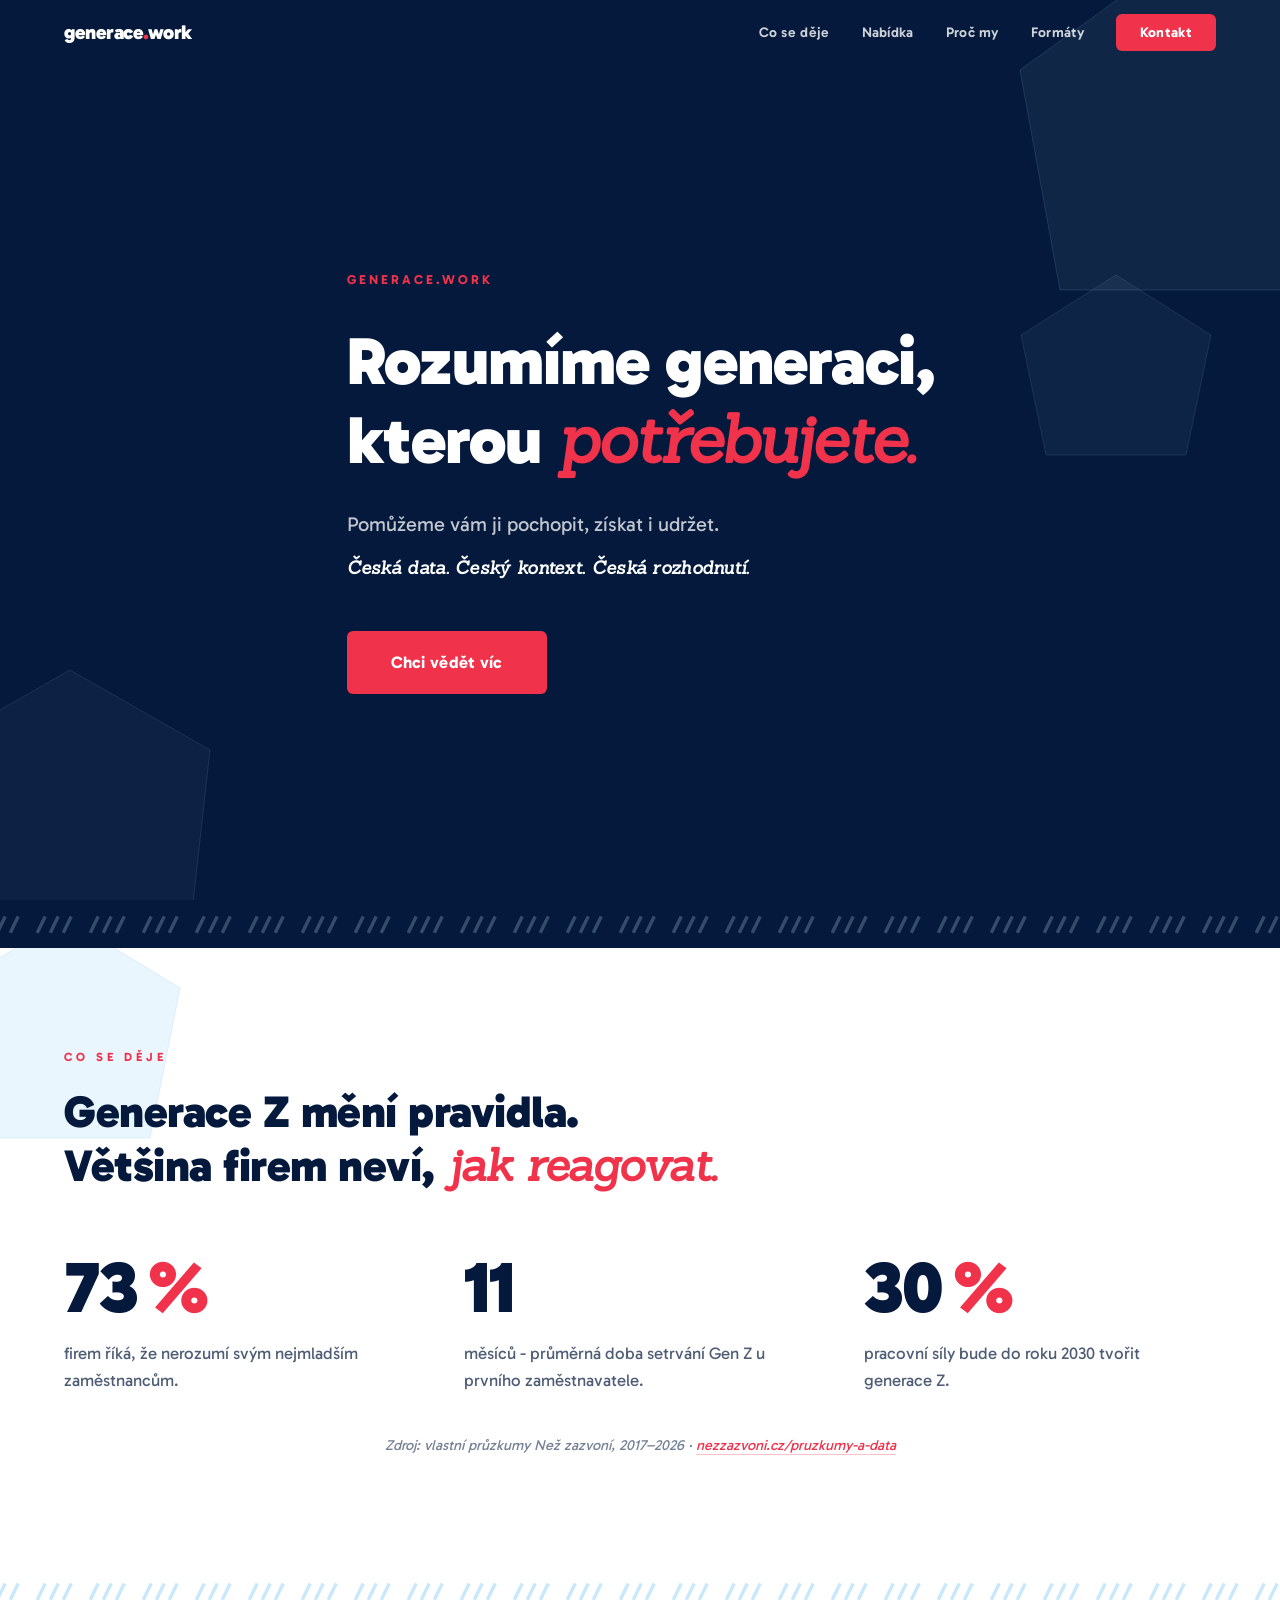
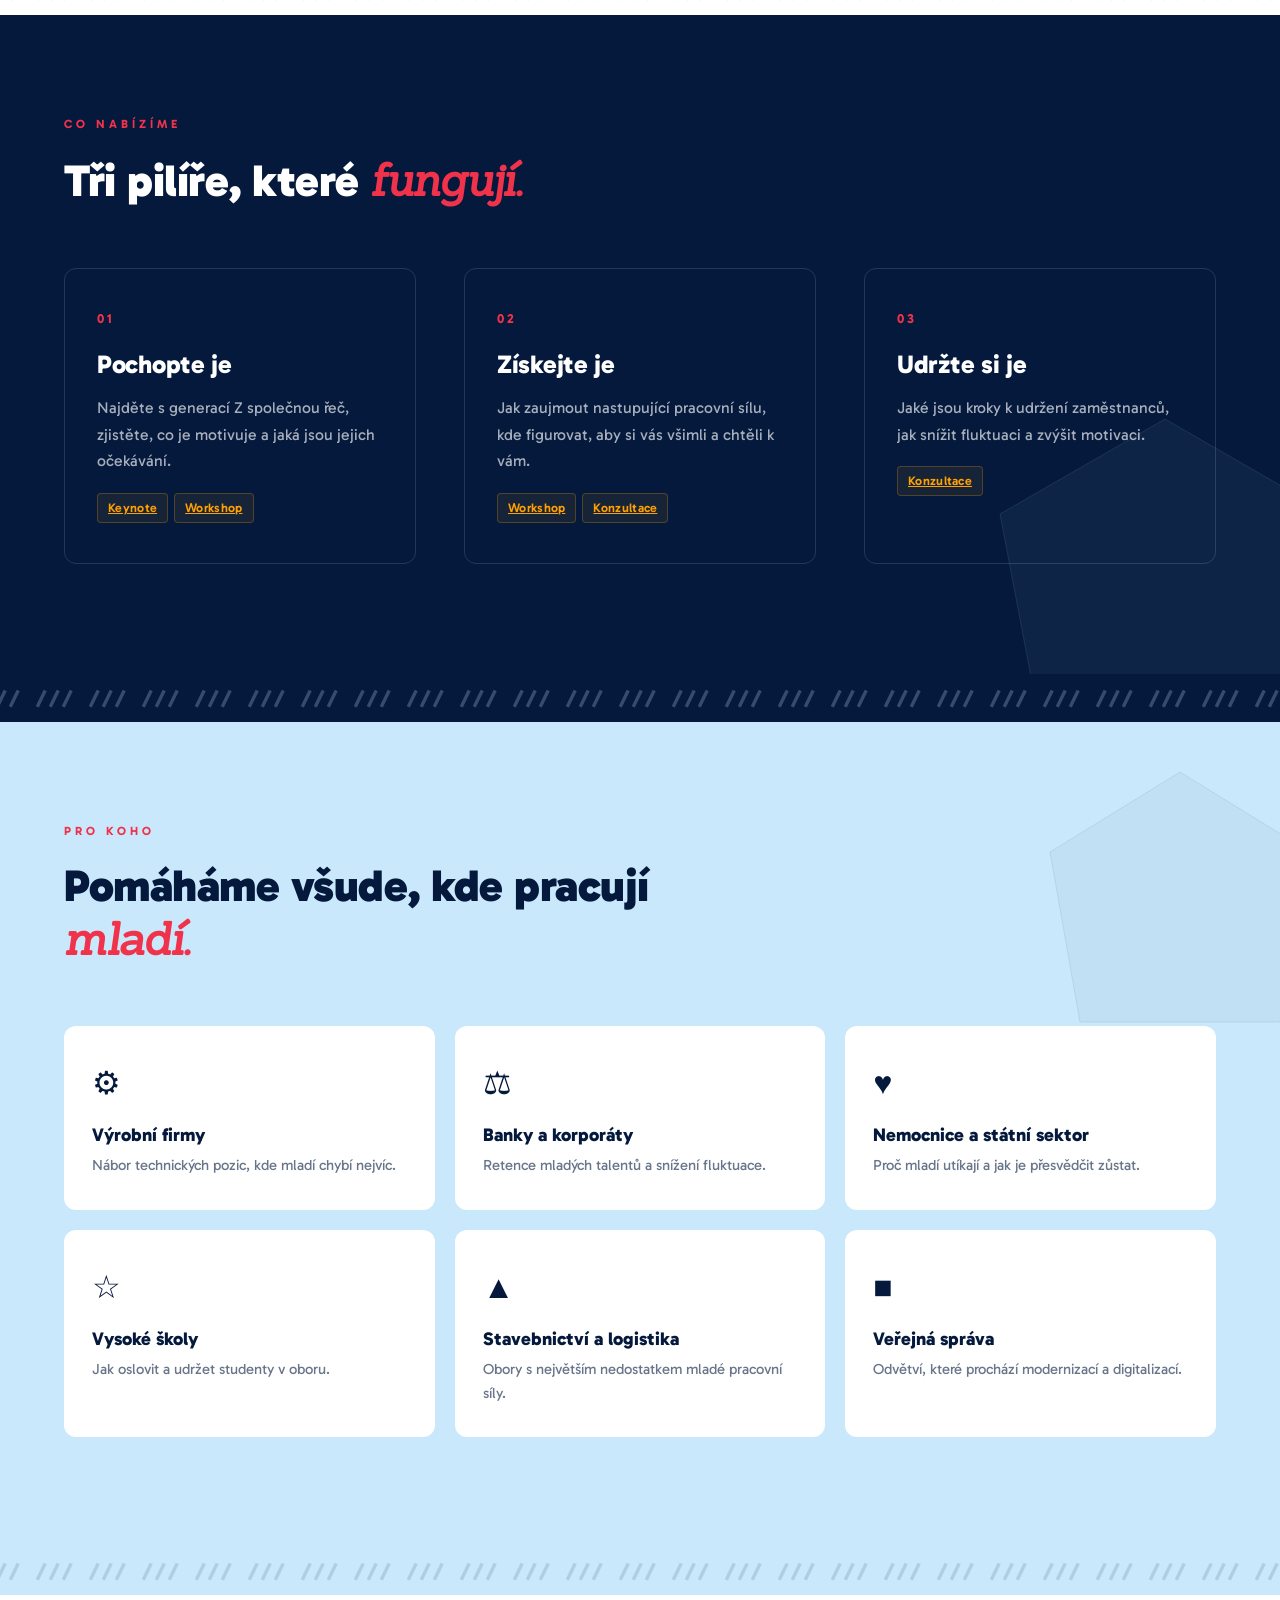
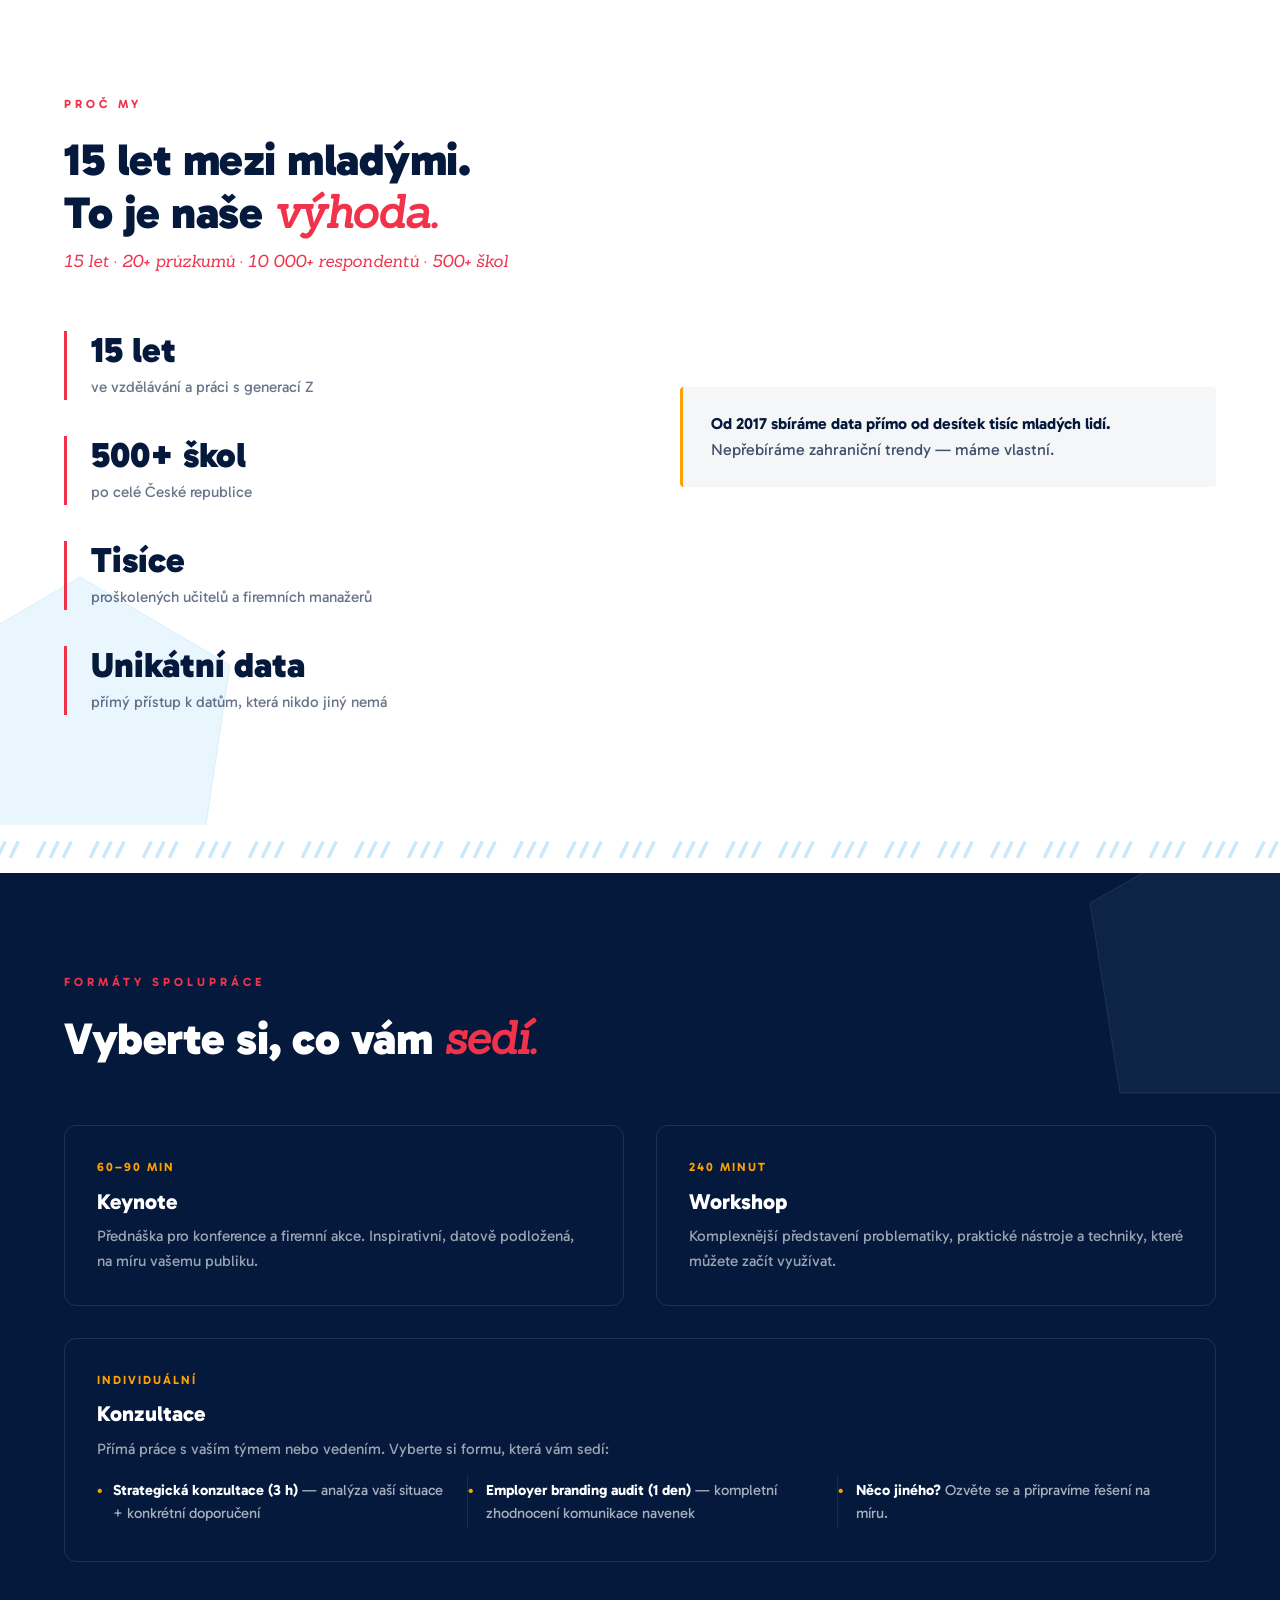
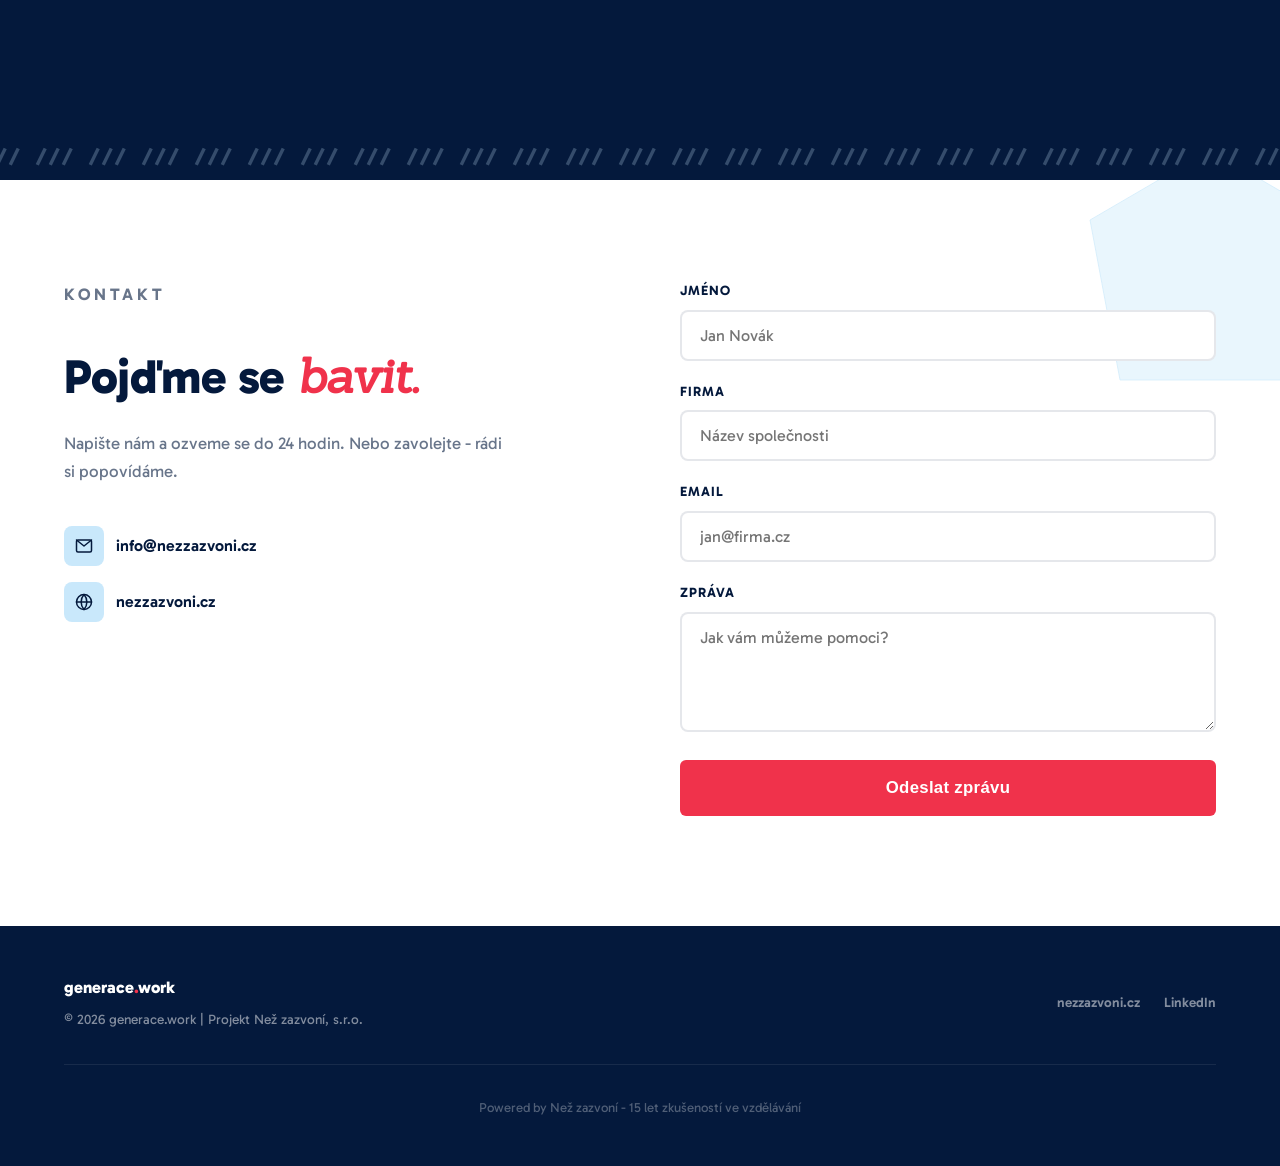
<file: archive-pre-rework-2026-04-27/index-singlefile.html>
<!DOCTYPE html>
<html lang="cs">
<head>
  <meta charset="UTF-8">
  <meta name="viewport" content="width=device-width, initial-scale=1.0">
  <title>generace.work - Rozumíme generaci, kterou potřebujete</title>
  <meta name="description" content="Pomáháme firmám najít, udržet a vést mladé zaměstnance. 15 let dat. Tisíce proškolených lidí. Nejlepší Gen Z data v Česku.">
  <link rel="preconnect" href="https://fonts.googleapis.com">
  <link rel="preconnect" href="https://fonts.gstatic.com" crossorigin>
  <link href="https://fonts.googleapis.com/css2?family=Gabarito:wght@400;500;600;700;800;900&family=Sanchez:ital@0;1&display=swap" rel="stylesheet">
  <style>
    /* ===== RESET & BASE ===== */
    *, *::before, *::after { margin: 0; padding: 0; box-sizing: border-box; }

    :root {
      --navy: #04193c;
      --red: #f0324b;
      --light-blue: #c9e8fb;
      --orange: #ffa000;
      --white: #ffffff;
      --black: #000000;
      --poly-blue: rgba(201, 232, 251, 0.4);
      --poly-stroke: rgba(201, 232, 251, 0.6);
    }

    html {
      scroll-behavior: smooth;
      font-size: 16px;
    }

    body {
      font-family: 'Gabarito', sans-serif;
      color: var(--navy);
      background: var(--white);
      line-height: 1.6;
      overflow-x: hidden;
      -webkit-font-smoothing: antialiased;
    }

    /* ===== TYPOGRAPHY ===== */
    h1, h2, h3, h4 {
      font-family: 'Gabarito', sans-serif;
      line-height: 1.15;
      font-weight: 800;
    }

    .accent {
      font-family: 'Sanchez', serif;
      font-style: italic;
      color: var(--red);
    }

    /* ===== LAYOUT ===== */
    .container {
      max-width: 1200px;
      margin: 0 auto;
      padding: 0 24px;
    }

    section {
      position: relative;
    }

    /* ===== FADE-IN ANIMATION ===== */
    /* JS adds .js-ready to html - without JS, everything is visible */
    .js-ready .fade-in {
      opacity: 0;
      transform: translateY(32px);
      transition: opacity 0.7s ease-out, transform 0.7s ease-out;
    }

    .js-ready .fade-in.visible {
      opacity: 1;
      transform: translateY(0);
    }

    /* Stagger children */
    .js-ready .fade-in-children > * {
      opacity: 0;
      transform: translateY(24px);
      transition: opacity 0.6s ease-out, transform 0.6s ease-out;
    }

    .js-ready .fade-in-children.visible > *:nth-child(1) { transition-delay: 0s; }
    .js-ready .fade-in-children.visible > *:nth-child(2) { transition-delay: 0.12s; }
    .js-ready .fade-in-children.visible > *:nth-child(3) { transition-delay: 0.24s; }
    .js-ready .fade-in-children.visible > *:nth-child(4) { transition-delay: 0.36s; }
    .js-ready .fade-in-children.visible > *:nth-child(5) { transition-delay: 0.48s; }

    .js-ready .fade-in-children.visible > * {
      opacity: 1;
      transform: translateY(0);
    }

    /* ===== POLYGON DECORATIONS ===== */
    .polygon {
      position: absolute;
      pointer-events: none;
      z-index: 0;
    }

    .polygon svg {
      width: 100%;
      height: 100%;
    }

    /* ===== SECTION DIVIDER - /// strip ===== */
    .divider {
      display: flex;
      align-items: center;
      justify-content: center;
      padding: 0;
      overflow: hidden;
      height: 48px;
      user-select: none;
      background: var(--white);
    }

    .divider-inner {
      font-family: 'Gabarito', sans-serif;
      font-weight: 900;
      font-size: 20px;
      letter-spacing: 6px;
      color: var(--light-blue);
      white-space: nowrap;
      line-height: 48px;
    }

    .divider--dark {
      background: var(--navy);
    }

    .divider--dark .divider-inner {
      color: rgba(201, 232, 251, 0.25);
    }

    .divider--light-blue {
      background: var(--light-blue);
    }

    .divider--light-blue .divider-inner {
      color: rgba(4, 25, 60, 0.12);
    }

    /* ===== NAV ===== */
    .nav {
      position: fixed;
      top: 0;
      left: 0;
      right: 0;
      z-index: 1000;
      padding: 16px 0;
      transition: background 0.3s, box-shadow 0.3s, padding 0.3s;
    }

    .nav.scrolled {
      background: rgba(4, 25, 60, 0.97);
      box-shadow: 0 2px 24px rgba(0,0,0,0.15);
      padding: 10px 0;
      backdrop-filter: blur(8px);
    }

    .nav .container {
      display: flex;
      align-items: center;
      justify-content: space-between;
    }

    .nav-logo {
      font-family: 'Gabarito', sans-serif;
      font-weight: 900;
      font-size: 20px;
      color: var(--white);
      text-decoration: none;
      letter-spacing: -0.5px;
    }

    .nav-logo span {
      color: var(--red);
    }

    .nav-links {
      display: none;
      list-style: none;
      gap: 32px;
      align-items: center;
    }

    .nav-links a {
      color: rgba(255,255,255,0.8);
      text-decoration: none;
      font-size: 14px;
      font-weight: 600;
      letter-spacing: 0.3px;
      transition: color 0.2s;
    }

    .nav-links a:hover {
      color: var(--white);
    }

    .nav-cta {
      background: var(--red);
      color: var(--white) !important;
      padding: 10px 24px;
      border-radius: 6px;
      font-weight: 700 !important;
      transition: background 0.2s, transform 0.2s !important;
    }

    .nav-cta:hover {
      background: var(--orange) !important;
      transform: translateY(-1px);
    }

    @media (min-width: 768px) {
      .nav-links {
        display: flex;
      }
    }

    /* ===== HERO ===== */
    #hero {
      background: var(--navy);
      color: var(--white);
      padding: 160px 0 100px;
      min-height: 100vh;
      display: flex;
      align-items: center;
      position: relative;
      overflow: hidden;
    }

    #hero .polygon-hero-1 {
      top: -80px;
      right: -120px;
      width: 400px;
      height: 400px;
    }

    #hero .polygon-hero-2 {
      bottom: -60px;
      left: -80px;
      width: 300px;
      height: 300px;
    }

    #hero .polygon-hero-3 {
      top: 30%;
      right: 5%;
      width: 200px;
      height: 200px;
    }

    .hero-content {
      position: relative;
      z-index: 1;
      max-width: 800px;
    }

    .hero-tag {
      display: inline-block;
      font-size: 13px;
      font-weight: 700;
      letter-spacing: 3px;
      text-transform: uppercase;
      color: var(--red);
      margin-bottom: 32px;
    }

    .hero-content h1 {
      font-size: clamp(2.4rem, 6vw, 4.2rem);
      font-weight: 900;
      margin-bottom: 28px;
      letter-spacing: -1px;
    }

    .hero-content p {
      font-size: clamp(1.05rem, 2vw, 1.25rem);
      line-height: 1.7;
      color: rgba(255,255,255,0.75);
      max-width: 620px;
      margin-bottom: 12px;
    }

    .hero-tagline {
      font-family: 'Sanchez', serif;
      font-style: italic;
      font-size: clamp(0.95rem, 1.6vw, 1.1rem) !important;
      color: var(--light-blue) !important;
      margin-bottom: 48px !important;
      letter-spacing: 0.3px;
    }
    .hero-tagline strong {
      color: var(--white);
      font-weight: 700;
    }

    .btn-primary {
      display: inline-block;
      background: var(--red);
      color: var(--white);
      padding: 18px 44px;
      border-radius: 6px;
      text-decoration: none;
      font-weight: 700;
      font-size: 1.05rem;
      letter-spacing: 0.3px;
      transition: background 0.25s, transform 0.25s, box-shadow 0.25s;
      border: none;
      cursor: pointer;
    }

    .btn-primary:hover {
      background: var(--orange);
      transform: translateY(-2px);
      box-shadow: 0 8px 32px rgba(240, 50, 75, 0.3);
    }

    /* ===== PROBLEM / STATS ===== */
    #problem {
      background: var(--white);
      padding: 100px 0 110px;
      position: relative;
      overflow: hidden;
    }

    #problem .polygon-stats {
      top: -40px;
      left: -60px;
      width: 250px;
      height: 250px;
      z-index: 0;
    }

    #problem .container {
      position: relative;
      z-index: 1;
    }

    .section-label {
      font-size: 12px;
      font-weight: 700;
      letter-spacing: 4px;
      text-transform: uppercase;
      color: var(--red);
      margin-bottom: 20px;
    }

    .section-heading {
      font-size: clamp(1.8rem, 4vw, 2.8rem);
      font-weight: 900;
      margin-bottom: 60px;
      max-width: 700px;
      letter-spacing: -0.5px;
    }
    .section-heading--no-margin {
      margin-bottom: 8px;
    }

    .stats-grid {
      display: grid;
      grid-template-columns: 1fr;
      gap: 48px;
    }

    @media (min-width: 768px) {
      .stats-grid {
        grid-template-columns: repeat(3, 1fr);
        gap: 48px;
      }
    }

    .stat-card {
      position: relative;
    }

    .stat-number {
      font-size: clamp(3rem, 7vw, 4.5rem);
      font-weight: 900;
      color: var(--navy);
      line-height: 1;
      margin-bottom: 16px;
      letter-spacing: -2px;
    }

    .stat-number span {
      color: var(--red);
    }

    .stat-text {
      font-size: 1.05rem;
      color: rgba(4, 25, 60, 0.7);
      line-height: 1.6;
      max-width: 320px;
    }

    .stats-source {
      margin-top: 40px;
      font-size: 0.9rem;
      color: rgba(4, 25, 60, 0.55);
      text-align: center;
      font-style: italic;
    }
    .stats-source a {
      color: var(--red);
      text-decoration: none;
      border-bottom: 1px solid rgba(240, 50, 75, 0.3);
      transition: border-color 0.2s;
    }
    .stats-source a:hover {
      border-bottom-color: var(--red);
    }

    /* ===== THREE PILLARS ===== */
    #pillars {
      background: var(--navy);
      color: var(--white);
      padding: 100px 0 110px;
      position: relative;
      overflow: hidden;
    }

    #pillars .polygon-pillars {
      bottom: -80px;
      right: -60px;
      width: 350px;
      height: 350px;
    }

    .pillars-grid {
      display: grid;
      grid-template-columns: 1fr;
      gap: 40px;
    }

    @media (min-width: 768px) {
      .pillars-grid {
        grid-template-columns: repeat(3, 1fr);
        gap: 48px;
      }
    }

    .pillar-card {
      position: relative;
      z-index: 1;
      padding: 40px 32px;
      border: 1px solid rgba(201, 232, 251, 0.15);
      border-radius: 12px;
      transition: border-color 0.3s, transform 0.3s;
    }

    .pillar-card:hover {
      border-color: rgba(201, 232, 251, 0.35);
      transform: translateY(-4px);
    }

    .pillar-number {
      font-size: 13px;
      font-weight: 700;
      letter-spacing: 3px;
      color: var(--red);
      margin-bottom: 20px;
    }

    .pillar-card h3 {
      font-size: 1.6rem;
      font-weight: 800;
      margin-bottom: 16px;
      letter-spacing: -0.3px;
    }

    .pillar-card p {
      font-size: 0.98rem;
      line-height: 1.7;
      color: rgba(255,255,255,0.65);
    }

    .pillar-services {
      margin-top: 18px;
      display: flex;
      flex-wrap: wrap;
      gap: 6px;
    }
    .pillar-service-badge {
      display: inline-block;
      padding: 4px 10px;
      font-size: 0.78rem;
      font-weight: 600;
      color: var(--orange);
      background: rgba(255, 160, 0, 0.08);
      border: 1px solid rgba(255, 160, 0, 0.25);
      border-radius: 4px;
      letter-spacing: 0.3px;
    }

    .why-claim {
      font-family: 'Sanchez', serif;
      font-style: italic;
      font-size: 1.05rem;
      color: var(--red);
      margin-bottom: 56px;
    }

    .why-infobox {
      margin-top: 56px;
      max-width: 720px;
      padding: 24px 28px;
      background: rgba(4, 25, 60, 0.04);
      border-left: 3px solid var(--orange);
      border-radius: 4px;
      font-size: 1rem;
      line-height: 1.65;
      color: rgba(4, 25, 60, 0.75);
    }
    .why-infobox strong {
      color: var(--navy);
      font-weight: 700;
    }

    /* ===== PRO KOHO ===== */
    #audience {
      background: var(--light-blue);
      padding: 100px 0 110px;
      position: relative;
      overflow: hidden;
    }

    #audience .polygon-audience {
      top: 40px;
      right: -40px;
      width: 280px;
      height: 280px;
    }

    .audience-grid {
      display: grid;
      grid-template-columns: 1fr;
      gap: 20px;
    }

    @media (min-width: 600px) {
      .audience-grid {
        grid-template-columns: repeat(2, 1fr);
      }
    }

    @media (min-width: 900px) {
      .audience-grid {
        grid-template-columns: repeat(3, 1fr);
      }
    }

    .audience-card {
      background: var(--white);
      padding: 32px 28px;
      border-radius: 12px;
      position: relative;
      z-index: 1;
      transition: transform 0.3s, box-shadow 0.3s;
    }

    .audience-card:hover {
      transform: translateY(-4px);
      box-shadow: 0 12px 40px rgba(4, 25, 60, 0.08);
    }

    .audience-icon {
      font-size: 2rem;
      margin-bottom: 16px;
      display: block;
    }

    .audience-card h3 {
      font-size: 1.15rem;
      font-weight: 800;
      margin-bottom: 8px;
      color: var(--navy);
    }

    .audience-card p {
      font-size: 0.92rem;
      color: rgba(4, 25, 60, 0.6);
      line-height: 1.6;
    }

    /* ===== PROČ MY ===== */
    #why {
      background: var(--white);
      padding: 100px 0 110px;
      position: relative;
      overflow: hidden;
    }

    #why .polygon-why {
      bottom: -60px;
      left: -80px;
      width: 320px;
      height: 320px;
    }

    .why-grid {
      display: grid;
      grid-template-columns: 1fr;
      gap: 60px;
      align-items: start;
    }

    @media (min-width: 768px) {
      .why-grid {
        grid-template-columns: 1fr 1fr;
        gap: 80px;
      }
    }

    .why-stats {
      display: flex;
      flex-direction: column;
      gap: 36px;
    }

    .why-stat {
      border-left: 3px solid var(--red);
      padding-left: 24px;
    }

    .why-stat .big {
      font-size: 2.2rem;
      font-weight: 900;
      color: var(--navy);
      line-height: 1.1;
      margin-bottom: 6px;
    }

    .why-stat p {
      font-size: 0.95rem;
      color: rgba(4, 25, 60, 0.6);
    }

    .why-quote {
      position: relative;
      z-index: 1;
    }

    .why-quote blockquote {
      font-family: 'Sanchez', serif;
      font-style: italic;
      font-size: clamp(1.3rem, 3vw, 1.7rem);
      color: var(--navy);
      line-height: 1.55;
      margin-bottom: 24px;
    }

    .why-quote blockquote::before {
      content: '\201E';
      display: block;
      font-size: 4rem;
      color: var(--red);
      line-height: 1;
      margin-bottom: 8px;
      font-family: 'Gabarito', sans-serif;
    }

    .why-quote cite {
      font-style: normal;
      font-family: 'Gabarito', sans-serif;
      font-size: 0.9rem;
      font-weight: 700;
      color: rgba(4, 25, 60, 0.5);
      letter-spacing: 1px;
      text-transform: uppercase;
    }

    /* ===== FORMÁTY ===== */
    #formats {
      background: var(--navy);
      color: var(--white);
      padding: 100px 0 110px;
      position: relative;
      overflow: hidden;
    }

    #formats .polygon-formats {
      top: -60px;
      right: -100px;
      width: 300px;
      height: 300px;
    }

    .formats-list {
      display: grid;
      grid-template-columns: 1fr;
      gap: 32px;
      margin-bottom: 60px;
    }

    @media (min-width: 768px) {
      .formats-list {
        grid-template-columns: repeat(2, 1fr);
        gap: 32px;
      }
      .format-item--wide {
        grid-column: 1 / -1;
      }
    }

    .format-item {
      padding: 32px;
      border: 1px solid rgba(201, 232, 251, 0.12);
      border-radius: 12px;
      position: relative;
      z-index: 1;
      transition: border-color 0.3s;
    }

    .format-item:hover {
      border-color: rgba(201, 232, 251, 0.3);
    }

    .format-tag {
      font-size: 12px;
      font-weight: 700;
      letter-spacing: 2px;
      text-transform: uppercase;
      color: var(--orange);
      margin-bottom: 12px;
    }

    .format-item h3 {
      font-size: 1.35rem;
      font-weight: 800;
      margin-bottom: 10px;
    }

    .format-item p {
      font-size: 0.95rem;
      color: rgba(255,255,255,0.6);
      line-height: 1.6;
    }

    .format-list {
      list-style: none;
      margin: 14px 0 0;
      padding: 0;
    }
    .format-list li {
      font-size: 0.92rem;
      color: rgba(255,255,255,0.65);
      line-height: 1.55;
      padding: 8px 0 8px 16px;
      position: relative;
      border-top: 1px solid rgba(255,255,255,0.08);
    }
    .format-list li:first-child {
      border-top: none;
    }

    @media (min-width: 768px) {
      .format-list--cols {
        display: grid;
        grid-template-columns: repeat(3, 1fr);
        gap: 0 24px;
      }
      .format-list--cols li {
        border-top: none;
        border-left: 1px solid rgba(255,255,255,0.08);
        padding: 4px 0 4px 18px;
      }
      .format-list--cols li:first-child {
        border-left: none;
        padding-left: 16px;
      }
      .format-list--cols li::before {
        left: 0;
      }
      .format-list--cols li:first-child::before {
        left: 0;
      }
    }
    .format-list li::before {
      content: "•";
      position: absolute;
      left: 0;
      color: var(--orange);
      font-weight: 700;
    }
    .format-list li strong {
      color: var(--white);
      font-weight: 700;
    }

    .formats-note {
      text-align: center;
      font-family: 'Sanchez', serif;
      font-style: italic;
      font-size: 1.15rem;
      color: rgba(255,255,255,0.5);
      position: relative;
      z-index: 1;
    }

    /* ===== KONTAKT ===== */
    #contact {
      background: var(--white);
      padding: 100px 0 110px;
      position: relative;
      overflow: hidden;
    }

    #contact .polygon-contact {
      top: -40px;
      right: -60px;
      width: 260px;
      height: 260px;
    }

    .contact-grid {
      display: grid;
      grid-template-columns: 1fr;
      gap: 60px;
    }

    @media (min-width: 768px) {
      .contact-grid {
        grid-template-columns: 1fr 1fr;
        gap: 80px;
      }
    }

    .contact-info h2 {
      font-size: clamp(2rem, 4vw, 3rem);
      margin-bottom: 24px;
      letter-spacing: -0.5px;
    }

    .contact-info p {
      font-size: 1.05rem;
      color: rgba(4, 25, 60, 0.6);
      line-height: 1.7;
      margin-bottom: 40px;
      max-width: 440px;
    }

    .contact-direct {
      display: flex;
      flex-direction: column;
      gap: 16px;
    }

    .contact-direct a {
      color: var(--navy);
      text-decoration: none;
      font-weight: 600;
      font-size: 1rem;
      transition: color 0.2s;
      display: flex;
      align-items: center;
      gap: 12px;
    }

    .contact-direct a:hover {
      color: var(--red);
    }

    .contact-direct .icon {
      display: inline-flex;
      align-items: center;
      justify-content: center;
      width: 40px;
      height: 40px;
      background: var(--light-blue);
      border-radius: 8px;
      flex-shrink: 0;
    }

    .contact-form {
      position: relative;
      z-index: 1;
    }

    .form-group {
      margin-bottom: 20px;
    }

    .form-group label {
      display: block;
      font-size: 0.85rem;
      font-weight: 700;
      letter-spacing: 1px;
      text-transform: uppercase;
      color: var(--navy);
      margin-bottom: 8px;
    }

    .form-group input,
    .form-group textarea {
      width: 100%;
      padding: 14px 18px;
      border: 2px solid rgba(4, 25, 60, 0.1);
      border-radius: 8px;
      font-family: 'Gabarito', sans-serif;
      font-size: 1rem;
      color: var(--navy);
      background: var(--white);
      transition: border-color 0.25s;
      outline: none;
    }

    .form-group input:focus,
    .form-group textarea:focus {
      border-color: var(--red);
    }

    .form-group textarea {
      resize: vertical;
      min-height: 120px;
    }

    .form-submit {
      width: 100%;
    }

    /* ===== FOOTER ===== */
    footer {
      background: var(--navy);
      color: rgba(255,255,255,0.5);
      padding: 48px 0;
    }

    .footer-inner {
      display: flex;
      flex-direction: column;
      gap: 20px;
      align-items: center;
      text-align: center;
    }

    @media (min-width: 768px) {
      .footer-inner {
        flex-direction: row;
        justify-content: space-between;
        text-align: left;
      }
    }

    .footer-brand {
      font-weight: 800;
      font-size: 1.05rem;
      color: var(--white);
    }

    .footer-brand span {
      color: var(--red);
    }

    .footer-meta {
      font-size: 0.85rem;
      line-height: 1.7;
    }

    .footer-links {
      display: flex;
      gap: 24px;
    }

    .footer-links a {
      color: rgba(255,255,255,0.5);
      text-decoration: none;
      font-size: 0.85rem;
      font-weight: 600;
      transition: color 0.2s;
    }

    .footer-links a:hover {
      color: var(--white);
    }

    .powered-by {
      text-align: center;
      padding-top: 32px;
      margin-top: 32px;
      border-top: 1px solid rgba(255,255,255,0.08);
      font-size: 0.82rem;
      color: rgba(255,255,255,0.3);
    }

    /* ===== RESPONSIVE TWEAKS ===== */
    @media (max-width: 767px) {
      #hero {
        padding: 120px 0 80px;
        min-height: auto;
      }

      .section-heading {
        margin-bottom: 40px;
      }

      .why-quote blockquote {
        font-size: 1.2rem;
      }

      .audience-grid {
        gap: 16px;
      }
    }

    /* ===== MISC ===== */
    ::selection {
      background: var(--red);
      color: var(--white);
    }

    /* Smooth transition for anchors */
    a {
      transition: color 0.2s;
    }
  </style>
</head>
<body>

<!-- ===== NAV ===== -->
<nav class="nav" id="nav">
  <div class="container">
    <a href="#hero" class="nav-logo">generace<span>.</span>work</a>
    <ul class="nav-links">
      <li><a href="#problem">Co se děje</a></li>
      <li><a href="#pillars">Nabídka</a></li>
      <li><a href="#why">Proč my</a></li>
      <li><a href="#formats">Formáty</a></li>
      <li><a href="#contact" class="nav-cta">Kontakt</a></li>
    </ul>
  </div>
</nav>

<!-- ===== 1. HERO ===== -->
<section id="hero">
  <!-- Polygon decorations -->
  <div class="polygon polygon-hero-1">
    <svg viewBox="0 0 400 400" fill="none" xmlns="http://www.w3.org/2000/svg">
      <polygon points="200,20 380,150 340,370 60,370 20,150" fill="rgba(201,232,251,0.06)" stroke="rgba(201,232,251,0.12)" stroke-width="1"/>
    </svg>
  </div>
  <div class="polygon polygon-hero-2">
    <svg viewBox="0 0 300 300" fill="none" xmlns="http://www.w3.org/2000/svg">
      <polygon points="150,10 290,90 270,270 30,270 10,90" fill="rgba(201,232,251,0.04)" stroke="rgba(201,232,251,0.1)" stroke-width="1"/>
    </svg>
  </div>
  <div class="polygon polygon-hero-3">
    <svg viewBox="0 0 200 200" fill="none" xmlns="http://www.w3.org/2000/svg">
      <polygon points="100,5 195,65 170,185 30,185 5,65" fill="rgba(201,232,251,0.05)" stroke="rgba(201,232,251,0.1)" stroke-width="1"/>
    </svg>
  </div>

  <div class="container">
    <div class="hero-content">
      <span class="hero-tag">generace.work</span>
      <h1>Rozumíme generaci,<br>kterou <span class="accent">potřebujete.</span></h1>
      <p>Pomůžeme vám ji pochopit, získat i udržet.</p>
      <p class="hero-tagline"><strong>Česká data. Český kontext. Česká rozhodnutí.</strong></p>
      <a href="#contact" class="btn-primary">Chci vědět víc</a>
    </div>
  </div>
</section>

<!-- /// divider -->
<div class="divider divider--dark" aria-hidden="true">
  <div class="divider-inner">/// /// /// /// /// /// /// /// /// /// /// /// /// /// /// /// /// /// /// /// /// /// /// /// /// /// /// /// /// /// /// /// /// /// /// /// ///</div>
</div>

<!-- ===== 2. PROBLÉM ===== -->
<section id="problem">
  <div class="polygon polygon-stats polygon">
    <svg viewBox="0 0 250 250" fill="none" xmlns="http://www.w3.org/2000/svg">
      <polygon points="125,10 240,80 210,230 40,230 10,80" fill="var(--poly-blue)" stroke="var(--poly-stroke)" stroke-width="1"/>
    </svg>
  </div>

  <div class="container">
    <div class="fade-in">
      <p class="section-label">Co se děje</p>
      <h2 class="section-heading">Generace Z mění pravidla.<br>Většina firem neví, <span class="accent">jak reagovat.</span></h2>
    </div>

    <div class="stats-grid fade-in-children">
      <div class="stat-card">
        <div class="stat-number">73<span>&thinsp;%</span></div>
        <p class="stat-text">firem říká, že nerozumí svým nejmladším zaměstnancům.</p>
      </div>
      <div class="stat-card">
        <div class="stat-number">11</div>
        <p class="stat-text">měsíců - průměrná doba setrvání Gen&nbsp;Z u prvního zaměstnavatele.</p>
      </div>
      <div class="stat-card">
        <div class="stat-number">30<span>&thinsp;%</span></div>
        <p class="stat-text">pracovní síly bude do roku 2030 tvořit generace Z.</p>
      </div>
    </div>

    <p class="stats-source fade-in">Zdroj: vlastní průzkumy Než zazvoní, 2017–2026 · <a href="https://www.nezzazvoni.cz/pruzkumy-a-data/" target="_blank" rel="noopener">nezzazvoni.cz/pruzkumy-a-data</a></p>
  </div>
</section>

<!-- /// divider -->
<div class="divider" aria-hidden="true">
  <div class="divider-inner">/// /// /// /// /// /// /// /// /// /// /// /// /// /// /// /// /// /// /// /// /// /// /// /// /// /// /// /// /// /// /// /// /// /// /// /// ///</div>
</div>

<!-- ===== 3. TŘI PILÍŘE ===== -->
<section id="pillars">
  <div class="polygon polygon-pillars polygon">
    <svg viewBox="0 0 350 350" fill="none" xmlns="http://www.w3.org/2000/svg">
      <polygon points="175,15 340,110 300,320 50,320 10,110" fill="rgba(201,232,251,0.05)" stroke="rgba(201,232,251,0.1)" stroke-width="1"/>
    </svg>
  </div>

  <div class="container">
    <div class="fade-in">
      <p class="section-label">Co nabízíme</p>
      <h2 class="section-heading" style="color: var(--white)">Tři pilíře, které <span class="accent">fungují.</span></h2>
    </div>

    <div class="pillars-grid fade-in-children">
      <div class="pillar-card">
        <div class="pillar-number">01</div>
        <h3>Pochopte je</h3>
        <p>Najděte s generací Z společnou řeč, zjistěte, co je motivuje a jaká jsou jejich očekávání.</p>
        <div class="pillar-services">
          <a href="#formats" class="pillar-service-badge">Keynote</a>
          <a href="#formats" class="pillar-service-badge">Workshop</a>
        </div>
      </div>
      <div class="pillar-card">
        <div class="pillar-number">02</div>
        <h3>Získejte je</h3>
        <p>Jak zaujmout nastupující pracovní sílu, kde figurovat, aby si vás všimli a chtěli k vám.</p>
        <div class="pillar-services">
          <a href="#formats" class="pillar-service-badge">Workshop</a>
          <a href="#formats" class="pillar-service-badge">Konzultace</a>
        </div>
      </div>
      <div class="pillar-card">
        <div class="pillar-number">03</div>
        <h3>Udržte si je</h3>
        <p>Jaké jsou kroky k udržení zaměstnanců, jak snížit fluktuaci a zvýšit motivaci.</p>
        <div class="pillar-services">
          <a href="#formats" class="pillar-service-badge">Konzultace</a>
        </div>
      </div>
    </div>
  </div>
</section>

<!-- /// divider -->
<div class="divider divider--dark" aria-hidden="true">
  <div class="divider-inner">/// /// /// /// /// /// /// /// /// /// /// /// /// /// /// /// /// /// /// /// /// /// /// /// /// /// /// /// /// /// /// /// /// /// /// /// ///</div>
</div>

<!-- ===== 4. PRO KOHO ===== -->
<section id="audience">
  <div class="polygon polygon-audience polygon">
    <svg viewBox="0 0 280 280" fill="none" xmlns="http://www.w3.org/2000/svg">
      <polygon points="140,10 270,90 240,260 40,260 10,90" fill="rgba(4,25,60,0.04)" stroke="rgba(4,25,60,0.08)" stroke-width="1"/>
    </svg>
  </div>

  <div class="container">
    <div class="fade-in">
      <p class="section-label">Pro koho</p>
      <h2 class="section-heading">Pomáháme všude, kde pracují <span class="accent">mladí.</span></h2>
    </div>

    <div class="audience-grid fade-in-children">
      <div class="audience-card">
        <span class="audience-icon" aria-hidden="true">&#9881;</span>
        <h3>Výrobní firmy</h3>
        <p>Nábor technických pozic, kde mladí chybí nejvíc.</p>
      </div>
      <div class="audience-card">
        <span class="audience-icon" aria-hidden="true">&#9878;</span>
        <h3>Banky a korporáty</h3>
        <p>Retence mladých talentů a snížení fluktuace.</p>
      </div>
      <div class="audience-card">
        <span class="audience-icon" aria-hidden="true">&#9829;</span>
        <h3>Nemocnice a státní sektor</h3>
        <p>Proč mladí utíkají a jak je přesvědčit zůstat.</p>
      </div>
      <div class="audience-card">
        <span class="audience-icon" aria-hidden="true">&#9734;</span>
        <h3>Vysoké školy</h3>
        <p>Jak oslovit a udržet studenty v oboru.</p>
      </div>
      <div class="audience-card">
        <span class="audience-icon" aria-hidden="true">&#9650;</span>
        <h3>Stavebnictví a logistika</h3>
        <p>Obory s největším nedostatkem mladé pracovní síly.</p>
      </div>
      <div class="audience-card">
        <span class="audience-icon" aria-hidden="true">&#9632;</span>
        <h3>Veřejná správa</h3>
        <p>Odvětví, které prochází modernizací a digitalizací.</p>
      </div>
    </div>
  </div>
</section>

<!-- /// divider -->
<div class="divider divider--light-blue" aria-hidden="true">
  <div class="divider-inner">/// /// /// /// /// /// /// /// /// /// /// /// /// /// /// /// /// /// /// /// /// /// /// /// /// /// /// /// /// /// /// /// /// /// /// /// ///</div>
</div>

<!-- ===== 5. PROČ MY ===== -->
<section id="why">
  <div class="polygon polygon-why polygon">
    <svg viewBox="0 0 320 320" fill="none" xmlns="http://www.w3.org/2000/svg">
      <polygon points="160,12 310,100 280,300 40,300 10,100" fill="var(--poly-blue)" stroke="var(--poly-stroke)" stroke-width="1"/>
    </svg>
  </div>

  <div class="container">
    <div class="fade-in">
      <p class="section-label">Proč my</p>
      <h2 class="section-heading section-heading--no-margin">15 let mezi mladými.<br>To je naše <span class="accent">výhoda.</span></h2>
      <p class="why-claim fade-in">15 let · 20+ průzkumů · 10 000+ respondentů · 500+ škol</p>
    </div>

    <div class="why-grid">
      <div class="why-stats fade-in-children">
        <div class="why-stat">
          <div class="big">15 let</div>
          <p>ve vzdělávání a práci s generací Z</p>
        </div>
        <div class="why-stat">
          <div class="big">500+ škol</div>
          <p>po celé České republice</p>
        </div>
        <div class="why-stat">
          <div class="big">Tisíce</div>
          <p>proškolených učitelů a firemních manažerů</p>
        </div>
        <div class="why-stat">
          <div class="big">Unikátní data</div>
          <p>přímý přístup k datům, která nikdo jiný nemá</p>
        </div>
      </div>

      <div class="why-infobox fade-in">
        <strong>Od 2017 sbíráme data přímo od desítek tisíc mladých lidí.</strong> Nepřebíráme zahraniční trendy — máme vlastní.
      </div>
    </div>
  </div>
</section>

<!-- /// divider -->
<div class="divider" aria-hidden="true">
  <div class="divider-inner">/// /// /// /// /// /// /// /// /// /// /// /// /// /// /// /// /// /// /// /// /// /// /// /// /// /// /// /// /// /// /// /// /// /// /// /// ///</div>
</div>

<!-- ===== 6. FORMÁTY ===== -->
<section id="formats">
  <div class="polygon polygon-formats polygon">
    <svg viewBox="0 0 300 300" fill="none" xmlns="http://www.w3.org/2000/svg">
      <polygon points="150,10 290,90 260,280 40,280 10,90" fill="rgba(201,232,251,0.05)" stroke="rgba(201,232,251,0.1)" stroke-width="1"/>
    </svg>
  </div>

  <div class="container">
    <div class="fade-in">
      <p class="section-label">Formáty spolupráce</p>
      <h2 class="section-heading" style="color: var(--white)">Vyberte si, co vám <span class="accent">sedí.</span></h2>
    </div>

    <div class="formats-list fade-in-children">
      <div class="format-item">
        <div class="format-tag">60–90 min</div>
        <h3>Keynote</h3>
        <p>Přednáška pro konference a firemní akce. Inspirativní, datově podložená, na míru vašemu publiku.</p>
      </div>
      <div class="format-item">
        <div class="format-tag">240 minut</div>
        <h3>Workshop</h3>
        <p>Komplexnější představení problematiky, praktické nástroje a techniky, které můžete začít využívat.</p>
      </div>
      <div class="format-item format-item--wide">
        <div class="format-tag">Individuální</div>
        <h3>Konzultace</h3>
        <p>Přímá práce s vaším týmem nebo vedením. Vyberte si formu, která vám sedí:</p>
        <ul class="format-list format-list--cols">
          <li><strong>Strategická konzultace (3 h)</strong> — analýza vaší situace + konkrétní doporučení</li>
          <li><strong>Employer branding audit (1 den)</strong> — kompletní zhodnocení komunikace navenek</li>
          <li><strong>Něco jiného?</strong> Ozvěte se a připravíme řešení na míru.</li>
        </ul>
      </div>
    </div>
  </div>
</section>

<!-- /// divider -->
<div class="divider divider--dark" aria-hidden="true">
  <div class="divider-inner">/// /// /// /// /// /// /// /// /// /// /// /// /// /// /// /// /// /// /// /// /// /// /// /// /// /// /// /// /// /// /// /// /// /// /// /// ///</div>
</div>

<!-- ===== 7. KONTAKT ===== -->
<section id="contact">
  <div class="polygon polygon-contact polygon">
    <svg viewBox="0 0 260 260" fill="none" xmlns="http://www.w3.org/2000/svg">
      <polygon points="130,10 250,80 220,240 40,240 10,80" fill="var(--poly-blue)" stroke="var(--poly-stroke)" stroke-width="1"/>
    </svg>
  </div>

  <div class="container">
    <div class="contact-grid">
      <div class="contact-info fade-in">
        <p class="section-label">Kontakt</p>
        <h2>Pojďme se <span class="accent">bavit.</span></h2>
        <p>Napište nám a ozveme se do 24 hodin. Nebo zavolejte - rádi si popovídáme.</p>

        <div class="contact-direct">
          <a href="mailto:info@nezzazvoni.cz">
            <span class="icon">
              <svg width="18" height="18" viewBox="0 0 24 24" fill="none" stroke="#04193c" stroke-width="2" stroke-linecap="round" stroke-linejoin="round"><rect x="2" y="4" width="20" height="16" rx="2"/><path d="M22 4l-10 8L2 4"/></svg>
            </span>
            info@nezzazvoni.cz
          </a>
          <a href="https://nezzazvoni.cz" target="_blank" rel="noopener">
            <span class="icon">
              <svg width="18" height="18" viewBox="0 0 24 24" fill="none" stroke="#04193c" stroke-width="2" stroke-linecap="round" stroke-linejoin="round"><circle cx="12" cy="12" r="10"/><path d="M2 12h20"/><path d="M12 2a15 15 0 010 20 15 15 0 010-20z"/></svg>
            </span>
            nezzazvoni.cz
          </a>
        </div>
      </div>

      <form class="contact-form fade-in" id="contactForm" action="https://formspree.io/f/mnjlywbe" method="POST">
        <div class="form-group">
          <label for="name">Jméno</label>
          <input type="text" id="name" name="name" required placeholder="Jan Novák">
        </div>
        <div class="form-group">
          <label for="company">Firma</label>
          <input type="text" id="company" name="company" placeholder="Název společnosti">
        </div>
        <div class="form-group">
          <label for="email">Email</label>
          <input type="email" id="email" name="email" required placeholder="jan@firma.cz">
        </div>
        <div class="form-group">
          <label for="message">Zpráva</label>
          <textarea id="message" name="message" placeholder="Jak vám můžeme pomoci?"></textarea>
        </div>
        <button type="submit" class="btn-primary form-submit">Odeslat zprávu</button>
      </form>
    </div>
  </div>
</section>

<!-- ===== 8. FOOTER ===== -->
<footer>
  <div class="container">
    <div class="footer-inner">
      <div>
        <div class="footer-brand">generace<span>.</span>work</div>
        <div class="footer-meta" style="margin-top: 8px;">&copy; 2026 generace.work | Projekt Než zazvoní, s.r.o.</div>
      </div>
      <div class="footer-links">
        <a href="https://nezzazvoni.cz" target="_blank" rel="noopener">nezzazvoni.cz</a>
        <a href="https://www.linkedin.com/company/nez-zazvoni" target="_blank" rel="noopener">LinkedIn</a>
      </div>
    </div>
    <div class="powered-by">Powered by Než zazvoní - 15 let zkušeností ve vzdělávání</div>
  </div>
</footer>

<script>
  // ===== SMOOTH SCROLL =====
  document.querySelectorAll('a[href^="#"]').forEach(anchor => {
    anchor.addEventListener('click', function(e) {
      e.preventDefault();
      const target = document.querySelector(this.getAttribute('href'));
      if (target) {
        target.scrollIntoView({ behavior: 'smooth', block: 'start' });
      }
    });
  });

  // ===== NAV SCROLL EFFECT =====
  const nav = document.getElementById('nav');
  let lastScroll = 0;
  window.addEventListener('scroll', () => {
    if (window.scrollY > 60) {
      nav.classList.add('scrolled');
    } else {
      nav.classList.remove('scrolled');
    }
  }, { passive: true });

  // ===== FADE-IN ON SCROLL =====
  document.documentElement.classList.add('js-ready');

  const observerOptions = {
    threshold: 0.15,
    rootMargin: '0px 0px -40px 0px'
  };

  const observer = new IntersectionObserver((entries) => {
    entries.forEach(entry => {
      if (entry.isIntersecting) {
        entry.target.classList.add('visible');
        observer.unobserve(entry.target);
      }
    });
  }, observerOptions);

  document.querySelectorAll('.fade-in, .fade-in-children').forEach(el => {
    observer.observe(el);
  });

  // ===== CONTACT FORM (Formspree async) =====
  document.getElementById('contactForm').addEventListener('submit', async function(e) {
    e.preventDefault();
    const form = e.target;
    const button = form.querySelector('button[type="submit"]');
    const originalText = button.textContent;
    button.textContent = 'Odesílám...';
    button.disabled = true;

    try {
      const response = await fetch(form.action, {
        method: 'POST',
        body: new FormData(form),
        headers: { 'Accept': 'application/json' }
      });
      if (response.ok) {
        form.innerHTML = '<div style="padding: 40px 20px; text-align: center; color: var(--navy);"><h3 style="font-size: 1.4rem; margin-bottom: 12px;">Děkujeme!</h3><p>Zpráva dorazila. Ozveme se do 24 hodin.</p></div>';
      } else {
        throw new Error('Form submission failed');
      }
    } catch (err) {
      button.textContent = originalText;
      button.disabled = false;
      alert('Něco se nepodařilo. Napište nám prosím přímo na info@nezzazvoni.cz.');
    }
  });
</script>

</body>
</html>
</file>
